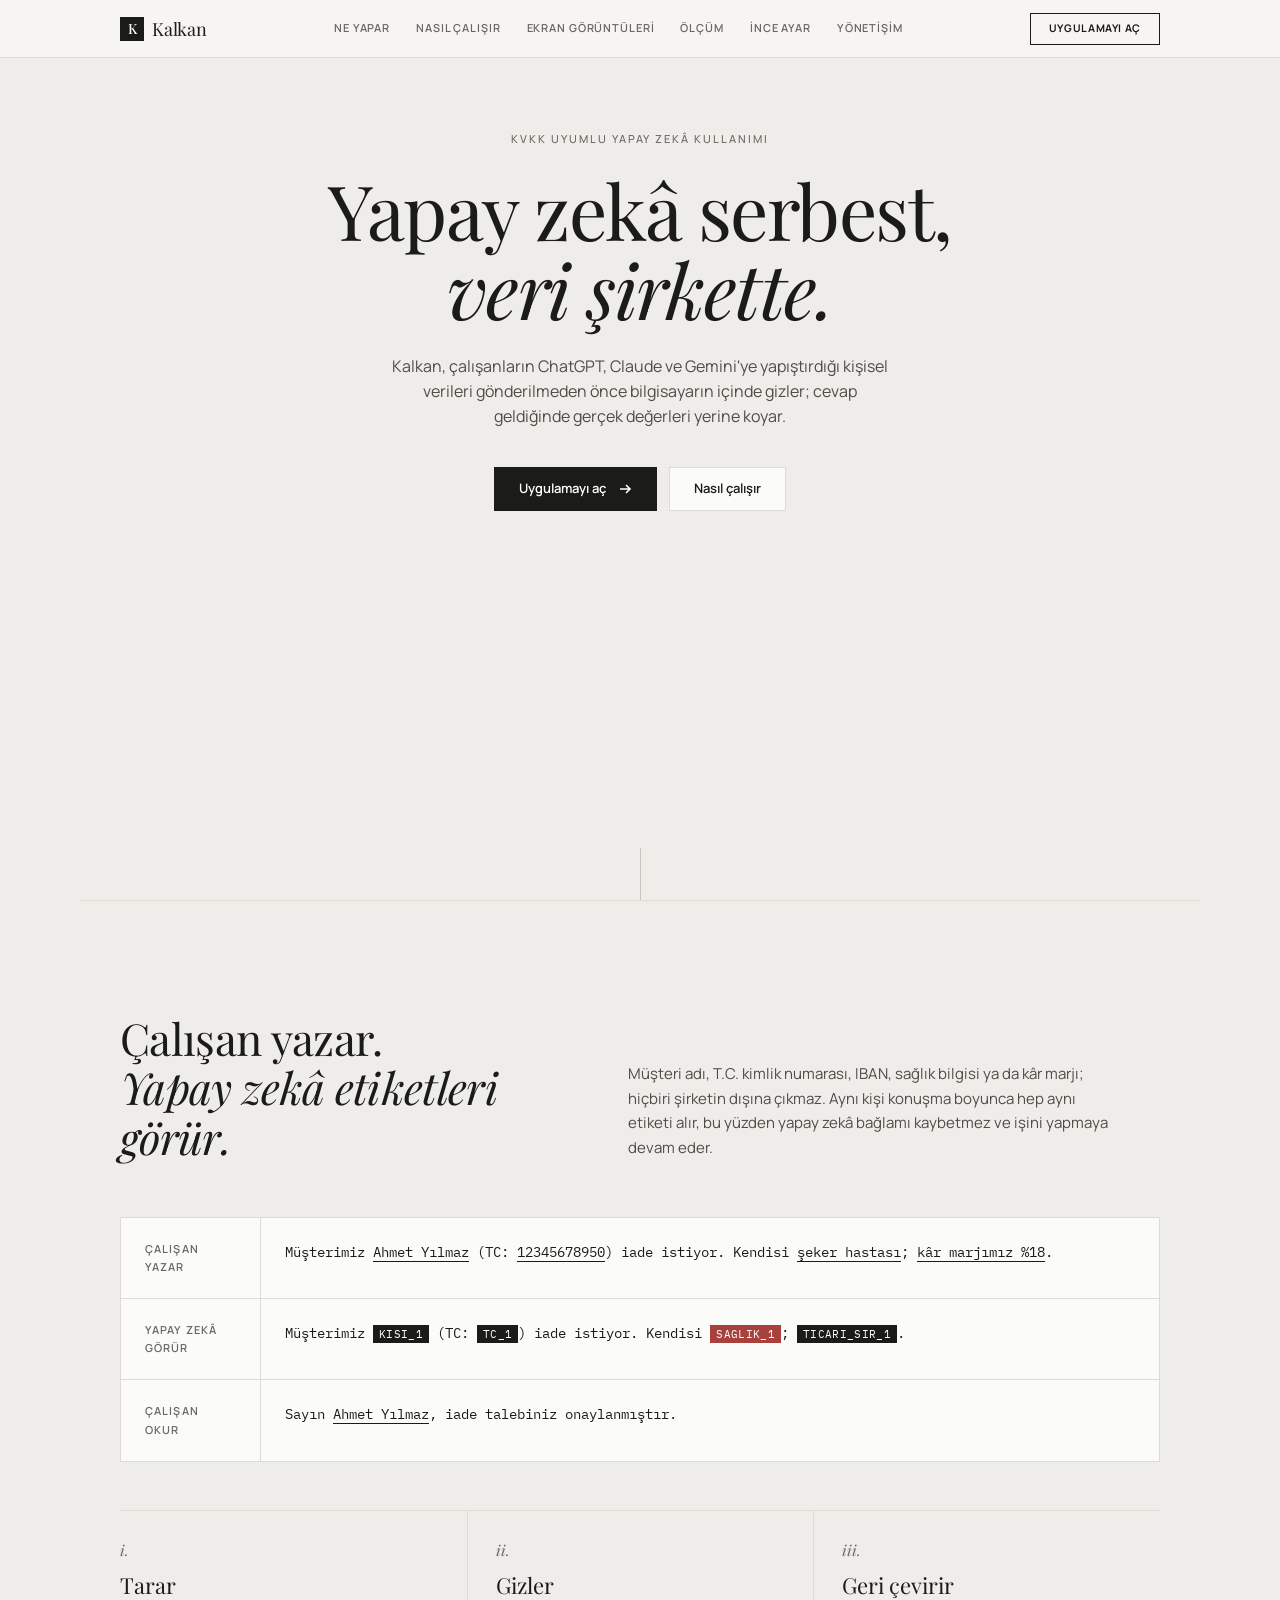
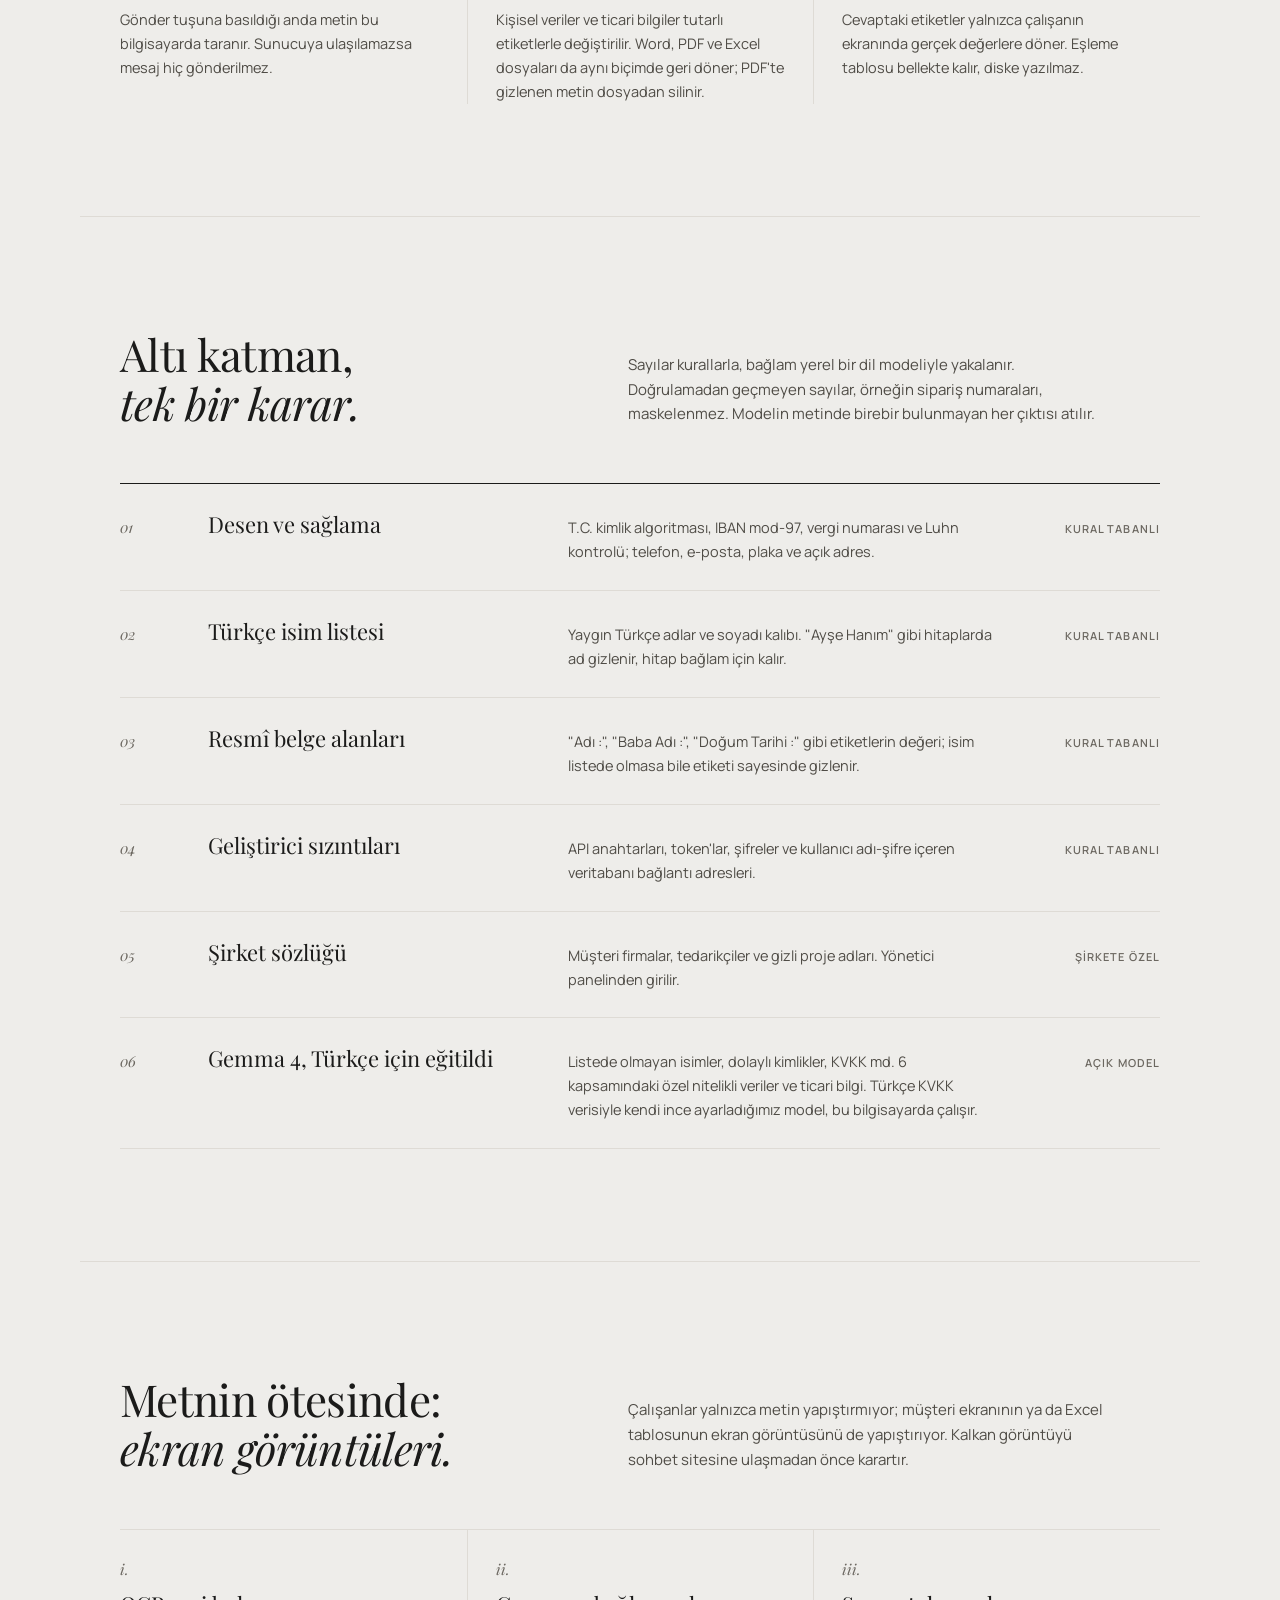
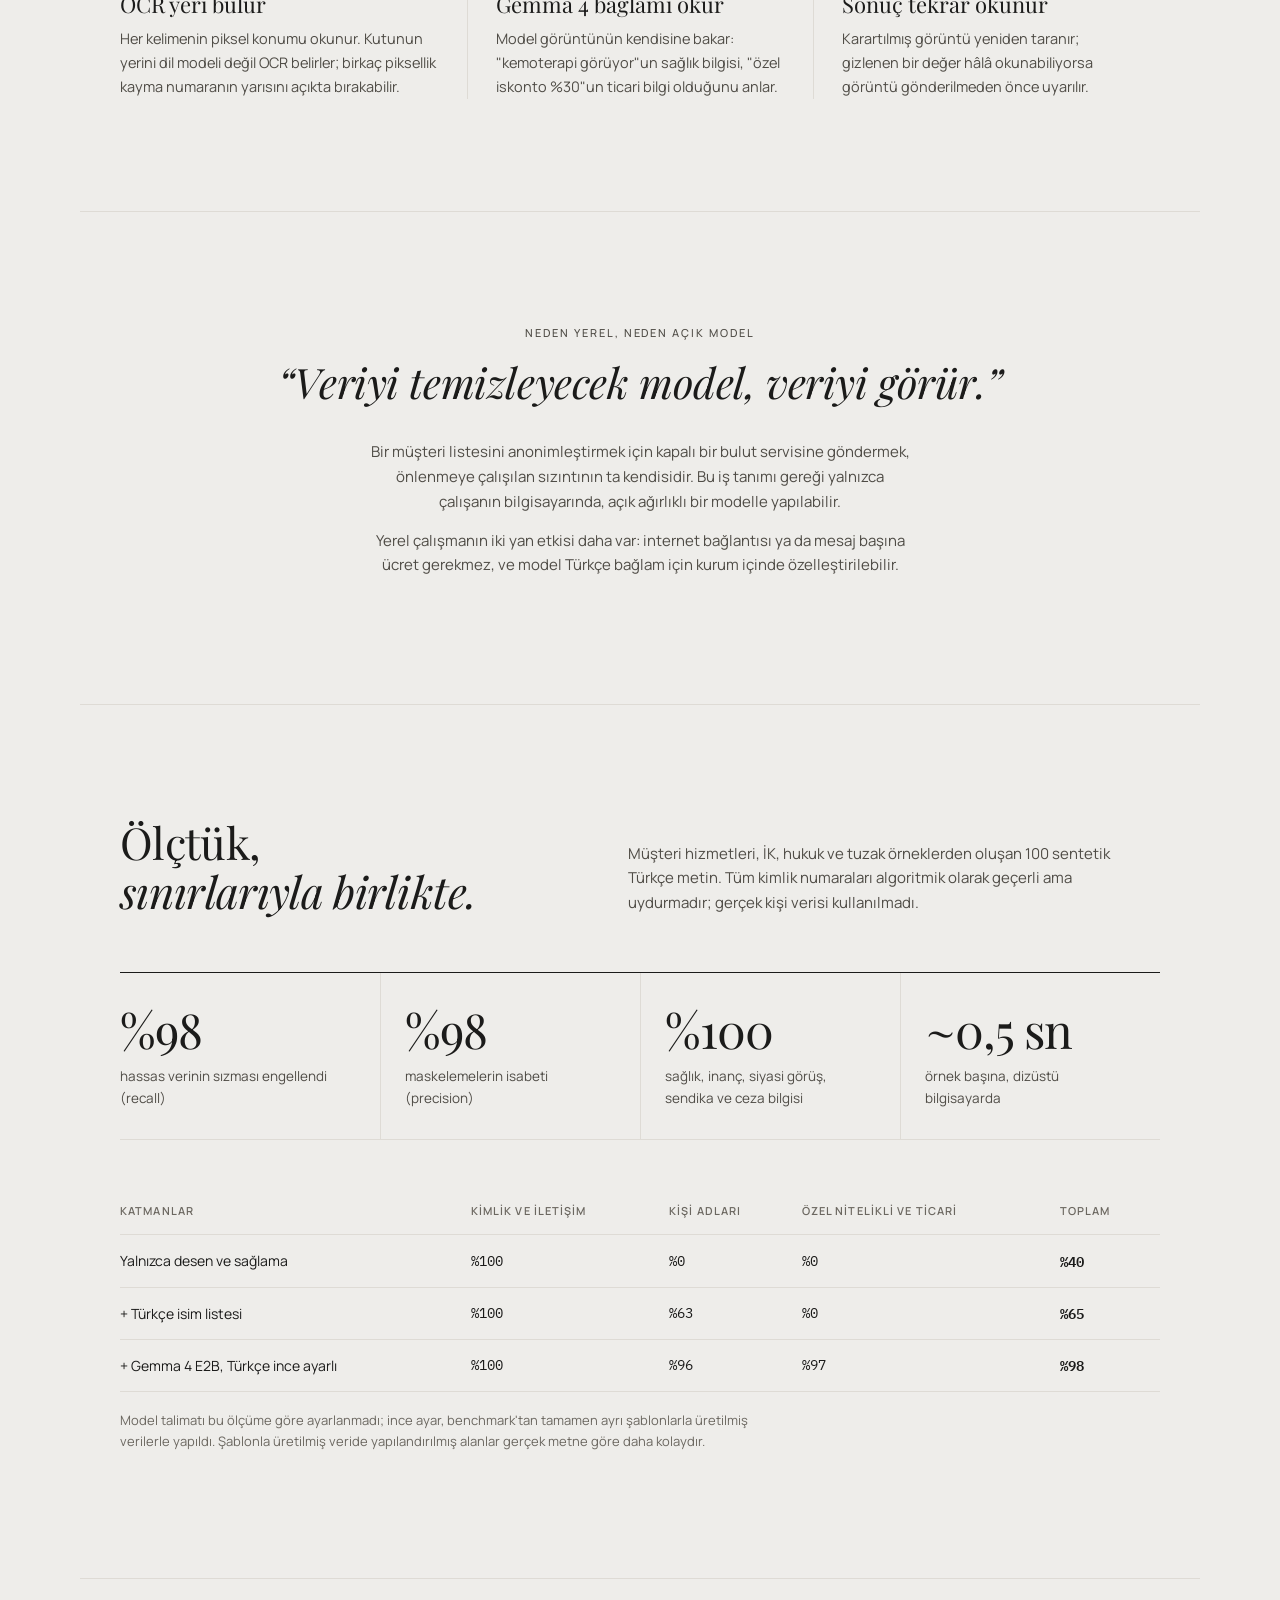
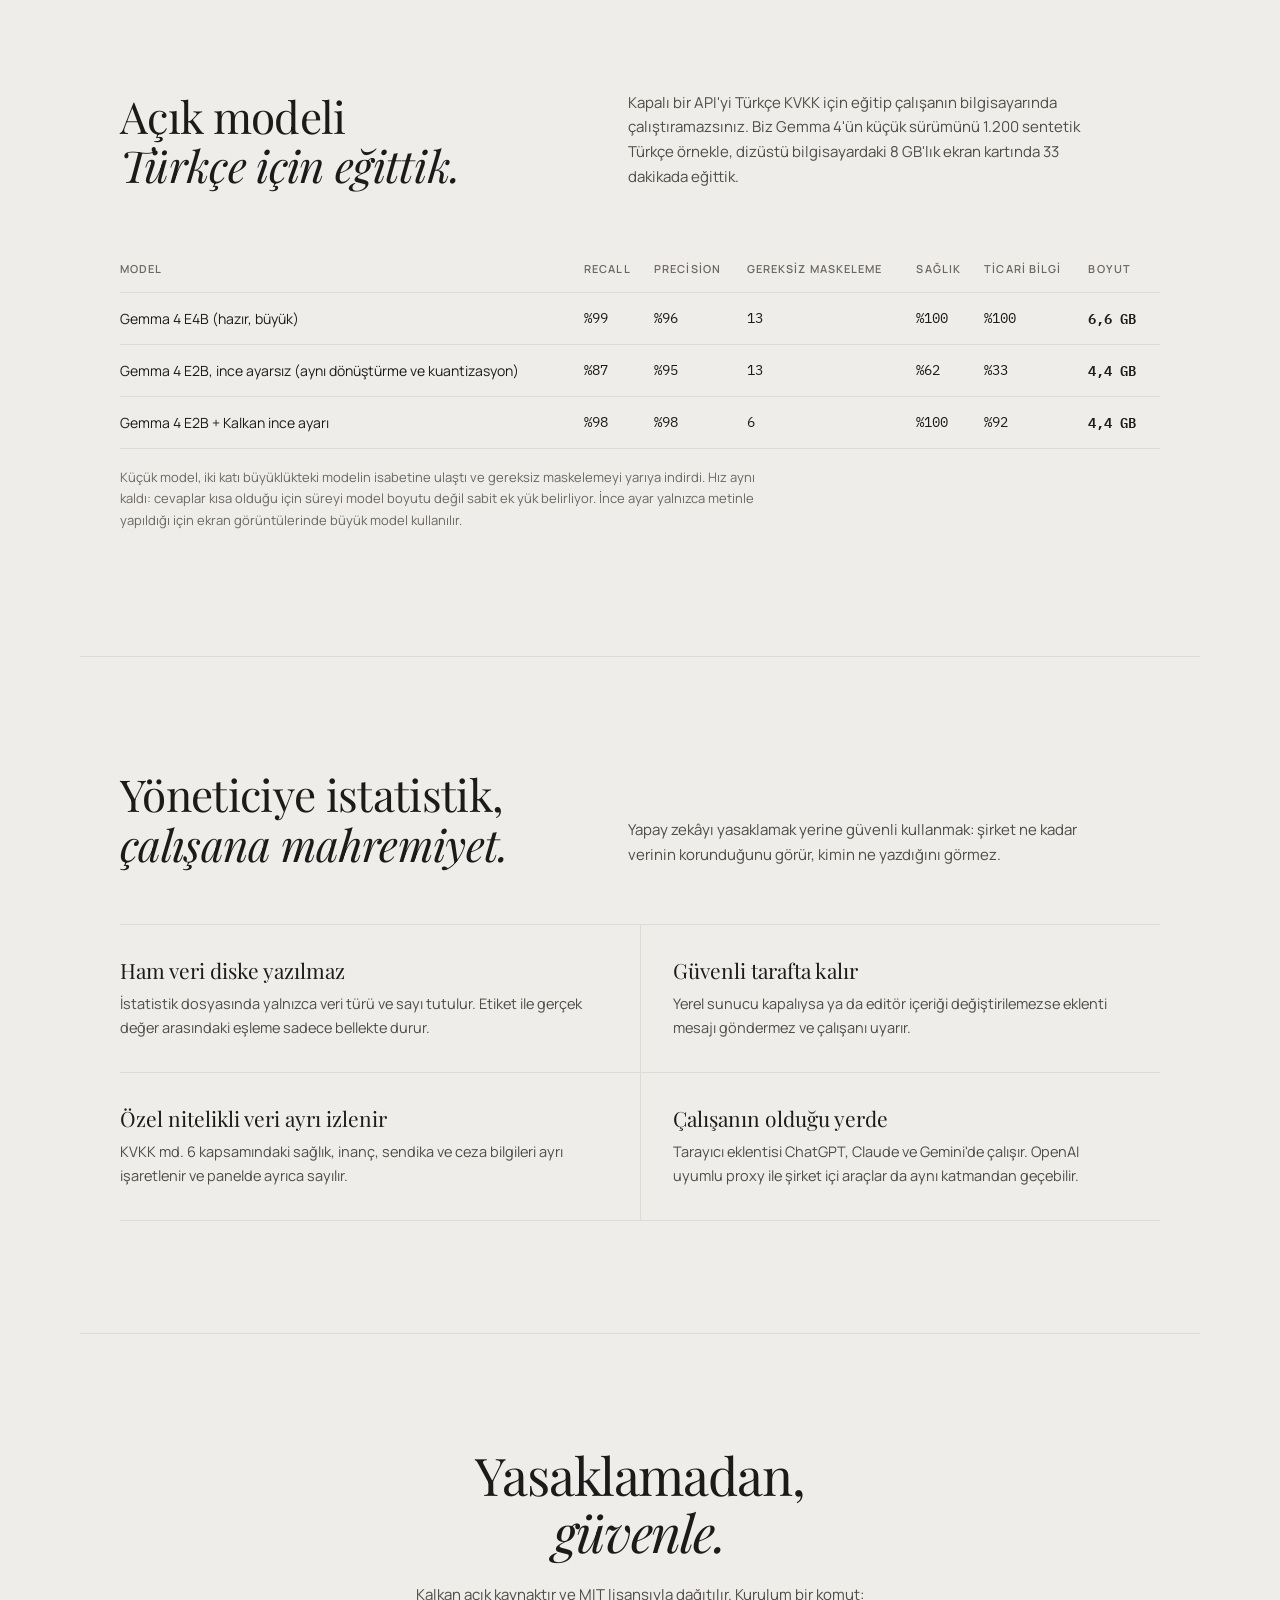
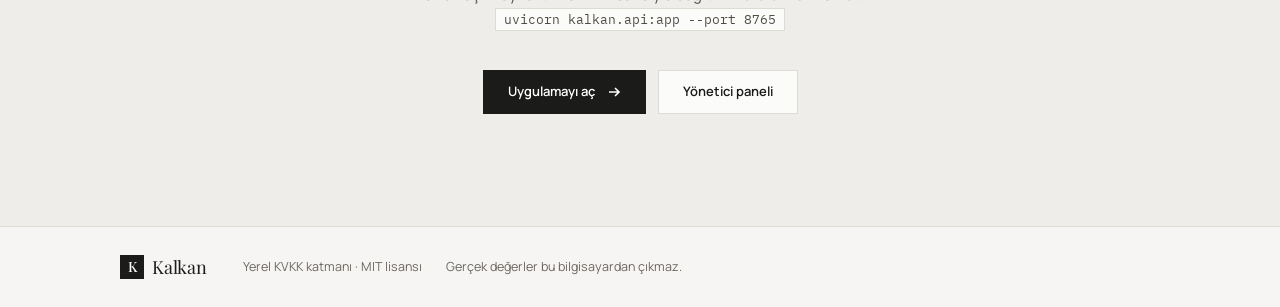
<file: demo/landing.html>
<!doctype html>
<html lang="tr">
<head>
<meta charset="utf-8">
<meta name="viewport" content="width=device-width, initial-scale=1">
<title>Kalkan · Yapay zekâ serbest, veri şirkette</title>
<meta name="description" content="Kalkan, çalışanların yapay zekâ araçlarına yapıştırdığı kişisel verileri bilgisayardan çıkmadan gizleyen yerel bir KVKK katmanıdır.">
<link rel="preconnect" href="https://fonts.googleapis.com">
<link rel="preconnect" href="https://fonts.gstatic.com" crossorigin>
<link rel="stylesheet" href="https://fonts.googleapis.com/css2?family=Manrope:wght@400;500;600;700&family=Playfair+Display:ital,wght@0,400;0,500;1,400&family=IBM+Plex+Mono:wght@400;500&display=swap">
<style>
  :root {
    --bg: #eeedea; --bar: #f6f5f3; --surface: #fbfbfa; --line: #dedbd5; --line-2: #c9c5be;
    --ink: #1b1b1a; --ink-2: #4f4c46; --muted: #6b6760;
    --red: #a8413c;
    --serif: "Playfair Display", Georgia, "Times New Roman", serif;
    --sans: Manrope, "Segoe UI", system-ui, sans-serif;
    --mono: "IBM Plex Mono", ui-monospace, Consolas, monospace;
    color-scheme: light;
  }
  * { box-sizing: border-box; }
  [hidden] { display: none !important; }
  html { scroll-behavior: smooth; }
  html, body { margin: 0; }
  body { background: var(--bg); color: var(--ink); font: 15px/1.65 var(--sans); -webkit-font-smoothing: antialiased; }
  a { color: inherit; }
  :focus-visible { outline: 2px solid var(--ink); outline-offset: 3px; }
  @media (prefers-reduced-motion: reduce) { html { scroll-behavior: auto; } * { transition: none !important; } }

  /* ---------------------------------------------------------------- üst çubuk */
  .nav { position: sticky; top: 0; z-index: 10; height: 58px; background: var(--bar); border-bottom: 1px solid var(--line); }
  .nav .in { max-width: 1120px; height: 100%; margin: 0 auto; padding: 0 40px; display: flex; align-items: center; }
  .brand { display: flex; align-items: center; gap: 8px; text-decoration: none; }
  .brand .m { width: 24px; height: 24px; background: var(--ink); color: #fff; display: grid; place-items: center; font: 500 14px/1 var(--serif); }
  .brand b { font: 400 18px/1 var(--serif); letter-spacing: -0.01em; }
  .links { display: flex; gap: 26px; margin: 0 auto; }
  .links a { font-size: 11px; font-weight: 600; letter-spacing: .08em; text-transform: uppercase; color: var(--muted); text-decoration: none; transition: color 160ms ease; }
  .links a:hover { color: var(--ink); }
  .btn-o { display: inline-flex; align-items: center; height: 32px; padding: 0 18px; border: 1px solid var(--ink); font-size: 10.5px; font-weight: 700; letter-spacing: .06em; text-transform: uppercase; text-decoration: none; transition: background 160ms ease, color 160ms ease; }
  .btn-o:hover { background: var(--ink); color: #fff; }

  /* ---------------------------------------------------------------- hero */
  .hero { min-height: calc(100vh - 58px); display: flex; flex-direction: column; align-items: center; justify-content: center; text-align: center; padding: 72px 24px 0; position: relative; }
  .eyebrow { font-size: 11px; font-weight: 500; letter-spacing: .18em; text-transform: uppercase; color: var(--muted); margin: 0 0 22px; }
  .hero h1 { font: 400 clamp(44px, 7vw, 76px)/1.04 var(--serif); letter-spacing: -0.02em; margin: 0; }
  .hero h1 em { display: block; font-style: italic; }
  .hero p.lead { max-width: 500px; margin: 26px auto 0; font-size: 16px; line-height: 1.55; color: var(--ink-2); }
  .ctas { display: flex; gap: 12px; justify-content: center; margin-top: 38px; flex-wrap: wrap; }
  .btn { display: inline-flex; align-items: center; gap: 12px; height: 44px; padding: 0 24px; font-size: 13px; font-weight: 600; text-decoration: none; border: 1px solid var(--ink); transition: background 160ms ease, border-color 160ms ease; }
  .btn.dark { background: var(--ink); color: #fff; }
  .btn.dark:hover { background: #33322f; }
  .btn.light { background: var(--surface); border-color: var(--line); color: var(--ink); }
  .btn.light:hover { border-color: var(--ink); }
  .btn svg { width: 14px; height: 14px; stroke: currentColor; fill: none; stroke-width: 1.6; }
  .scrollcue { margin-top: auto; padding-top: 96px; }
  .scrollcue i { display: block; width: 1px; height: 52px; background: var(--line-2); }

  /* ---------------------------------------------------------------- bölümler */
  section.s { max-width: 1120px; margin: 0 auto; padding: 112px 40px; border-top: 1px solid var(--line); scroll-margin-top: 58px; }
  .s-head { display: grid; grid-template-columns: 1fr 1.2fr; gap: 64px; align-items: end; margin-bottom: 56px; }
  .s-head h2 { font: 400 clamp(32px, 4vw, 44px)/1.12 var(--serif); letter-spacing: -0.015em; margin: 0; }
  .s-head h2 em { font-style: italic; }
  .s-head p { margin: 0; color: var(--ink-2); max-width: 54ch; }

  /* Belge örneği */
  .doc { background: var(--surface); border: 1px solid var(--line); }
  .doc .row { display: grid; grid-template-columns: 140px 1fr; border-top: 1px solid var(--line); }
  .doc .row:first-child { border-top: 0; }
  .doc .k { padding: 22px 24px; font-size: 11px; font-weight: 600; letter-spacing: .1em; text-transform: uppercase; color: var(--muted); border-right: 1px solid var(--line); }
  .doc .v { padding: 20px 24px; font: 14px/2 var(--mono); }
  .rd { background: var(--ink); color: #fff; font-size: 11px; padding: 2px 6px; letter-spacing: .03em; white-space: nowrap; }
  .rd.m6 { background: var(--red); }
  .tg { border-bottom: 1px solid var(--ink); }

  .steps3 { display: grid; grid-template-columns: repeat(3, 1fr); margin-top: 48px; border-top: 1px solid var(--line); }
  .steps3 div { padding: 28px 28px 0 0; }
  .steps3 div + div { padding-left: 28px; border-left: 1px solid var(--line); }
  .steps3 .n { font: italic 400 15px var(--serif); color: var(--muted); }
  .steps3 h3 { font: 400 22px/1.3 var(--serif); margin: 8px 0 8px; }
  .steps3 p { margin: 0; color: var(--ink-2); font-size: 14.5px; }

  /* Katmanlar */
  .layers { border-top: 1px solid var(--ink); }
  .layer { display: grid; grid-template-columns: 64px minmax(0, 1.1fr) minmax(0, 1.4fr) 140px; gap: 24px; align-items: baseline; padding: 26px 0; border-bottom: 1px solid var(--line); }
  .layer .n { font: italic 400 15px var(--serif); color: var(--muted); }
  .layer h3 { font: 400 22px/1.3 var(--serif); margin: 0; }
  .layer p { margin: 0; color: var(--ink-2); font-size: 14.5px; }
  .layer .t { font-size: 11px; font-weight: 600; letter-spacing: .1em; text-transform: uppercase; color: var(--muted); text-align: right; }

  /* Alıntı */
  .quote { text-align: center; max-width: 820px; margin: 0 auto; }
  .quote blockquote { font: italic 400 clamp(28px, 3.6vw, 42px)/1.25 var(--serif); margin: 0 0 32px; letter-spacing: -0.01em; }
  .quote p { color: var(--ink-2); max-width: 60ch; margin: 0 auto 14px; }

  /* Ölçüm */
  .figs { display: grid; grid-template-columns: repeat(4, 1fr); border-top: 1px solid var(--ink); border-bottom: 1px solid var(--line); }
  .figs div { padding: 32px 24px 30px 0; }
  .figs div + div { padding-left: 24px; border-left: 1px solid var(--line); }
  .figs strong { display: block; font: 400 48px/1 var(--serif); letter-spacing: -0.02em; }
  .figs span { display: block; margin-top: 12px; font-size: 13.5px; color: var(--ink-2); }
  .fine { margin-top: 18px; font-size: 13px; color: var(--muted); max-width: 80ch; }
  table.cmp { width: 100%; border-collapse: collapse; margin-top: 48px; font-size: 14px; }
  table.cmp th, table.cmp td { text-align: left; padding: 14px 16px 14px 0; border-bottom: 1px solid var(--line); }
  table.cmp th { font-size: 11px; font-weight: 600; letter-spacing: .1em; text-transform: uppercase; color: var(--muted); }
  table.cmp td.num { font-family: var(--mono); font-size: 13.5px; }
  table.cmp tr td:last-child { font-weight: 600; }

  /* Yönetişim */
  .gov { display: grid; grid-template-columns: repeat(2, 1fr); gap: 0; border-top: 1px solid var(--line); }
  .gov div { padding: 32px 32px 32px 0; border-bottom: 1px solid var(--line); }
  .gov div:nth-child(even) { padding-left: 32px; border-left: 1px solid var(--line); }
  .gov h3 { font: 400 21px/1.3 var(--serif); margin: 0 0 8px; }
  .gov p { margin: 0; color: var(--ink-2); font-size: 14.5px; }

  /* Kapanış */
  .final { text-align: center; }
  .final h2 { font: 400 clamp(34px, 4.5vw, 52px)/1.1 var(--serif); margin: 0; letter-spacing: -0.02em; }
  .final h2 em { display: block; font-style: italic; }
  .final p { color: var(--ink-2); margin: 22px auto 0; max-width: 52ch; }
  .final code { font: 13px var(--mono); background: var(--surface); border: 1px solid var(--line); padding: 2px 8px; }

  footer { border-top: 1px solid var(--line); background: var(--bar); }
  footer .in { max-width: 1120px; margin: 0 auto; padding: 28px 40px; display: flex; gap: 24px; align-items: center; flex-wrap: wrap; font-size: 12.5px; color: var(--muted); }
  footer .in .brand { margin-right: 12px; color: var(--ink); }
  footer a { color: var(--ink-2); }

  @media (max-width: 900px) {
    .nav .in, footer .in { padding: 0 20px; }
    footer .in { padding: 24px 20px; }
    .links { display: none; }
    .btn-o { margin-left: auto; }
    section.s { padding: 80px 20px; }
    .s-head { grid-template-columns: 1fr; gap: 16px; margin-bottom: 36px; }
    .doc .row { grid-template-columns: 1fr; }
    .doc .k { border-right: 0; border-bottom: 1px solid var(--line); padding: 12px 16px; }
    .doc .v { padding: 14px 16px; font-size: 13px; }
    .steps3, .figs, .gov { grid-template-columns: 1fr; }
    .steps3 div, .steps3 div + div { padding: 24px 0; border-left: 0; border-bottom: 1px solid var(--line); }
    .figs div, .figs div + div { padding: 24px 0; border-left: 0; }
    .figs div + div { border-top: 1px solid var(--line); }
    .gov div, .gov div:nth-child(even) { padding: 24px 0; border-left: 0; }
    .layer { grid-template-columns: 40px 1fr; gap: 6px 16px; }
    .layer p, .layer .t { grid-column: 2; text-align: left; }
    table.cmp { font-size: 13px; }
    .tscroll { overflow-x: auto; }
  }
</style>
</head>
<body>

<header class="nav">
  <div class="in">
    <a class="brand" href="/" aria-label="Kalkan ana sayfa"><span class="m" aria-hidden="true">K</span><b>Kalkan</b></a>
    <nav class="links" aria-label="Sayfa bölümleri">
      <a href="#ne-yapar">Ne yapar</a>
      <a href="#nasil-calisir">Nasıl çalışır</a>
      <a href="#ekran">Ekran görüntüleri</a>
      <a href="#olcum">Ölçüm</a>
      <a href="#ince-ayar">İnce ayar</a>
      <a href="#yonetisim">Yönetişim</a>
    </nav>
    <a class="btn-o" href="/uygulama">Uygulamayı aç</a>
  </div>
</header>

<main>
  <section class="hero">
    <p class="eyebrow">KVKK uyumlu yapay zekâ kullanımı</p>
    <h1>Yapay zekâ serbest,<em>veri şirkette.</em></h1>
    <p class="lead">Kalkan, çalışanların ChatGPT, Claude ve Gemini'ye yapıştırdığı kişisel verileri gönderilmeden önce bilgisayarın içinde gizler; cevap geldiğinde gerçek değerleri yerine koyar.</p>
    <div class="ctas">
      <a class="btn dark" href="/uygulama">Uygulamayı aç <svg viewBox="0 0 14 14" aria-hidden="true"><path d="M2 7h10M8 3l4 4-4 4"/></svg></a>
      <a class="btn light" href="#nasil-calisir">Nasıl çalışır</a>
    </div>
    <div class="scrollcue" aria-hidden="true"><i></i></div>
  </section>

  <section class="s" id="ne-yapar">
    <div class="s-head">
      <h2>Çalışan yazar.<br><em>Yapay zekâ etiketleri görür.</em></h2>
      <p>Müşteri adı, T.C. kimlik numarası, IBAN, sağlık bilgisi ya da kâr marjı; hiçbiri şirketin dışına çıkmaz. Aynı kişi konuşma boyunca hep aynı etiketi alır, bu yüzden yapay zekâ bağlamı kaybetmez ve işini yapmaya devam eder.</p>
    </div>
    <div class="doc" role="figure" aria-label="Örnek: çalışanın yazdığı, yapay zekânın gördüğü ve çalışanın okuduğu metin">
      <div class="row"><div class="k">Çalışan yazar</div><div class="v">Müşterimiz <span class="tg">Ahmet Yılmaz</span> (TC: <span class="tg">12345678950</span>) iade istiyor. Kendisi <span class="tg">şeker hastası</span>; <span class="tg">kâr marjımız %18</span>.</div></div>
      <div class="row"><div class="k">Yapay zekâ görür</div><div class="v">Müşterimiz <span class="rd">KISI_1</span> (TC: <span class="rd">TC_1</span>) iade istiyor. Kendisi <span class="rd m6">SAGLIK_1</span>; <span class="rd">TICARI_SIR_1</span>.</div></div>
      <div class="row"><div class="k">Çalışan okur</div><div class="v">Sayın <span class="tg">Ahmet Yılmaz</span>, iade talebiniz onaylanmıştır.</div></div>
    </div>
    <div class="steps3">
      <div><span class="n">i.</span><h3>Tarar</h3><p>Gönder tuşuna basıldığı anda metin bu bilgisayarda taranır. Sunucuya ulaşılamazsa mesaj hiç gönderilmez.</p></div>
      <div><span class="n">ii.</span><h3>Gizler</h3><p>Kişisel veriler ve ticari bilgiler tutarlı etiketlerle değiştirilir. Word, PDF ve Excel dosyaları da aynı biçimde geri döner; PDF'te gizlenen metin dosyadan silinir.</p></div>
      <div><span class="n">iii.</span><h3>Geri çevirir</h3><p>Cevaptaki etiketler yalnızca çalışanın ekranında gerçek değerlere döner. Eşleme tablosu bellekte kalır, diske yazılmaz.</p></div>
    </div>
  </section>

  <section class="s" id="nasil-calisir">
    <div class="s-head">
      <h2>Altı katman,<br><em>tek bir karar.</em></h2>
      <p>Sayılar kurallarla, bağlam yerel bir dil modeliyle yakalanır. Doğrulamadan geçmeyen sayılar, örneğin sipariş numaraları, maskelenmez. Modelin metinde birebir bulunmayan her çıktısı atılır.</p>
    </div>
    <div class="layers">
      <div class="layer"><span class="n">01</span><h3>Desen ve sağlama</h3><p>T.C. kimlik algoritması, IBAN mod-97, vergi numarası ve Luhn kontrolü; telefon, e-posta, plaka ve açık adres.</p><span class="t">Kural tabanlı</span></div>
      <div class="layer"><span class="n">02</span><h3>Türkçe isim listesi</h3><p>Yaygın Türkçe adlar ve soyadı kalıbı. "Ayşe Hanım" gibi hitaplarda ad gizlenir, hitap bağlam için kalır.</p><span class="t">Kural tabanlı</span></div>
      <div class="layer"><span class="n">03</span><h3>Resmî belge alanları</h3><p>"Adı :", "Baba Adı :", "Doğum Tarihi :" gibi etiketlerin değeri; isim listede olmasa bile etiketi sayesinde gizlenir.</p><span class="t">Kural tabanlı</span></div>
      <div class="layer"><span class="n">04</span><h3>Geliştirici sızıntıları</h3><p>API anahtarları, token'lar, şifreler ve kullanıcı adı-şifre içeren veritabanı bağlantı adresleri.</p><span class="t">Kural tabanlı</span></div>
      <div class="layer"><span class="n">05</span><h3>Şirket sözlüğü</h3><p>Müşteri firmalar, tedarikçiler ve gizli proje adları. Yönetici panelinden girilir.</p><span class="t">Şirkete özel</span></div>
      <div class="layer"><span class="n">06</span><h3>Gemma 4, Türkçe için eğitildi</h3><p>Listede olmayan isimler, dolaylı kimlikler, KVKK md. 6 kapsamındaki özel nitelikli veriler ve ticari bilgi. Türkçe KVKK verisiyle kendi ince ayarladığımız model, bu bilgisayarda çalışır.</p><span class="t">Açık model</span></div>
    </div>
  </section>

  <section class="s" id="ekran">
    <div class="s-head">
      <h2>Metnin ötesinde:<br><em>ekran görüntüleri.</em></h2>
      <p>Çalışanlar yalnızca metin yapıştırmıyor; müşteri ekranının ya da Excel tablosunun ekran görüntüsünü de yapıştırıyor. Kalkan görüntüyü sohbet sitesine ulaşmadan önce karartır.</p>
    </div>
    <div class="steps3">
      <div><span class="n">i.</span><h3>OCR yeri bulur</h3><p>Her kelimenin piksel konumu okunur. Kutunun yerini dil modeli değil OCR belirler; birkaç piksellik kayma numaranın yarısını açıkta bırakabilir.</p></div>
      <div><span class="n">ii.</span><h3>Gemma 4 bağlamı okur</h3><p>Model görüntünün kendisine bakar: "kemoterapi görüyor"un sağlık bilgisi, "özel iskonto %30"un ticari bilgi olduğunu anlar.</p></div>
      <div><span class="n">iii.</span><h3>Sonuç tekrar okunur</h3><p>Karartılmış görüntü yeniden taranır; gizlenen bir değer hâlâ okunabiliyorsa görüntü gönderilmeden önce uyarılır.</p></div>
    </div>
  </section>

  <section class="s" id="neden-yerel">
    <div class="quote">
      <p class="eyebrow">Neden yerel, neden açık model</p>
      <blockquote>“Veriyi temizleyecek model, veriyi görür.”</blockquote>
      <p>Bir müşteri listesini anonimleştirmek için kapalı bir bulut servisine göndermek, önlenmeye çalışılan sızıntının ta kendisidir. Bu iş tanımı gereği yalnızca çalışanın bilgisayarında, açık ağırlıklı bir modelle yapılabilir.</p>
      <p>Yerel çalışmanın iki yan etkisi daha var: internet bağlantısı ya da mesaj başına ücret gerekmez, ve model Türkçe bağlam için kurum içinde özelleştirilebilir.</p>
    </div>
  </section>

  <section class="s" id="olcum">
    <div class="s-head">
      <h2>Ölçtük,<br><em>sınırlarıyla birlikte.</em></h2>
      <p>Müşteri hizmetleri, İK, hukuk ve tuzak örneklerden oluşan 100 sentetik Türkçe metin. Tüm kimlik numaraları algoritmik olarak geçerli ama uydurmadır; gerçek kişi verisi kullanılmadı.</p>
    </div>
    <div class="figs">
      <div><strong>%98</strong><span>hassas verinin sızması engellendi (recall)</span></div>
      <div><strong>%98</strong><span>maskelemelerin isabeti (precision)</span></div>
      <div><strong>%100</strong><span>sağlık, inanç, siyasi görüş, sendika ve ceza bilgisi</span></div>
      <div><strong>~0,5 sn</strong><span>örnek başına, dizüstü bilgisayarda</span></div>
    </div>
    <div class="tscroll">
      <table class="cmp">
        <thead><tr><th>Katmanlar</th><th>Kimlik ve iletişim</th><th>Kişi adları</th><th>Özel nitelikli ve ticari</th><th>Toplam</th></tr></thead>
        <tbody>
          <tr><td>Yalnızca desen ve sağlama</td><td class="num">%100</td><td class="num">%0</td><td class="num">%0</td><td class="num">%40</td></tr>
          <tr><td>+ Türkçe isim listesi</td><td class="num">%100</td><td class="num">%63</td><td class="num">%0</td><td class="num">%65</td></tr>
          <tr><td>+ Gemma 4 E2B, Türkçe ince ayarlı</td><td class="num">%100</td><td class="num">%96</td><td class="num">%97</td><td class="num">%98</td></tr>
        </tbody>
      </table>
    </div>
    <p class="fine">Model talimatı bu ölçüme göre ayarlanmadı; ince ayar, benchmark'tan tamamen ayrı şablonlarla üretilmiş verilerle yapıldı. Şablonla üretilmiş veride yapılandırılmış alanlar gerçek metne göre daha kolaydır.</p>
  </section>

  <section class="s" id="ince-ayar">
    <div class="s-head">
      <h2>Açık modeli<br><em>Türkçe için eğittik.</em></h2>
      <p>Kapalı bir API'yi Türkçe KVKK için eğitip çalışanın bilgisayarında çalıştıramazsınız. Biz Gemma 4'ün küçük sürümünü 1.200 sentetik Türkçe örnekle, dizüstü bilgisayardaki 8 GB'lık ekran kartında 33 dakikada eğittik.</p>
    </div>
    <div class="tscroll">
      <table class="cmp">
        <thead><tr><th>Model</th><th>Recall</th><th>Precision</th><th>Gereksiz maskeleme</th><th>Sağlık</th><th>Ticari bilgi</th><th>Boyut</th></tr></thead>
        <tbody>
          <tr><td>Gemma 4 E4B (hazır, büyük)</td><td class="num">%99</td><td class="num">%96</td><td class="num">13</td><td class="num">%100</td><td class="num">%100</td><td class="num">6,6 GB</td></tr>
          <tr><td>Gemma 4 E2B, ince ayarsız (aynı dönüştürme ve kuantizasyon)</td><td class="num">%87</td><td class="num">%95</td><td class="num">13</td><td class="num">%62</td><td class="num">%33</td><td class="num">4,4 GB</td></tr>
          <tr><td>Gemma 4 E2B + Kalkan ince ayarı</td><td class="num">%98</td><td class="num">%98</td><td class="num">6</td><td class="num">%100</td><td class="num">%92</td><td class="num">4,4 GB</td></tr>
        </tbody>
      </table>
    </div>
    <p class="fine">Küçük model, iki katı büyüklükteki modelin isabetine ulaştı ve gereksiz maskelemeyi yarıya indirdi. Hız aynı kaldı: cevaplar kısa olduğu için süreyi model boyutu değil sabit ek yük belirliyor. İnce ayar yalnızca metinle yapıldığı için ekran görüntülerinde büyük model kullanılır.</p>
  </section>

  <section class="s" id="yonetisim">
    <div class="s-head">
      <h2>Yöneticiye istatistik,<br><em>çalışana mahremiyet.</em></h2>
      <p>Yapay zekâyı yasaklamak yerine güvenli kullanmak: şirket ne kadar verinin korunduğunu görür, kimin ne yazdığını görmez.</p>
    </div>
    <div class="gov">
      <div><h3>Ham veri diske yazılmaz</h3><p>İstatistik dosyasında yalnızca veri türü ve sayı tutulur. Etiket ile gerçek değer arasındaki eşleme sadece bellekte durur.</p></div>
      <div><h3>Güvenli tarafta kalır</h3><p>Yerel sunucu kapalıysa ya da editör içeriği değiştirilemezse eklenti mesajı göndermez ve çalışanı uyarır.</p></div>
      <div><h3>Özel nitelikli veri ayrı izlenir</h3><p>KVKK md. 6 kapsamındaki sağlık, inanç, sendika ve ceza bilgileri ayrı işaretlenir ve panelde ayrıca sayılır.</p></div>
      <div><h3>Çalışanın olduğu yerde</h3><p>Tarayıcı eklentisi ChatGPT, Claude ve Gemini'de çalışır. OpenAI uyumlu proxy ile şirket içi araçlar da aynı katmandan geçebilir.</p></div>
    </div>
  </section>

  <section class="s final">
    <h2>Yasaklamadan,<em>güvenle.</em></h2>
    <p>Kalkan açık kaynaktır ve MIT lisansıyla dağıtılır. Kurulum bir komut: <code>uvicorn kalkan.api:app --port 8765</code></p>
    <div class="ctas">
      <a class="btn dark" href="/uygulama">Uygulamayı aç <svg viewBox="0 0 14 14" aria-hidden="true"><path d="M2 7h10M8 3l4 4-4 4"/></svg></a>
      <a class="btn light" href="/panel">Yönetici paneli</a>
    </div>
  </section>
</main>

<footer>
  <div class="in">
    <a class="brand" href="/"><span class="m" aria-hidden="true">K</span><b>Kalkan</b></a>
    <span>Yerel KVKK katmanı · MIT lisansı</span>
    <span>Gerçek değerler bu bilgisayardan çıkmaz.</span>
  </div>
</footer>
</body>
</html>
</file>
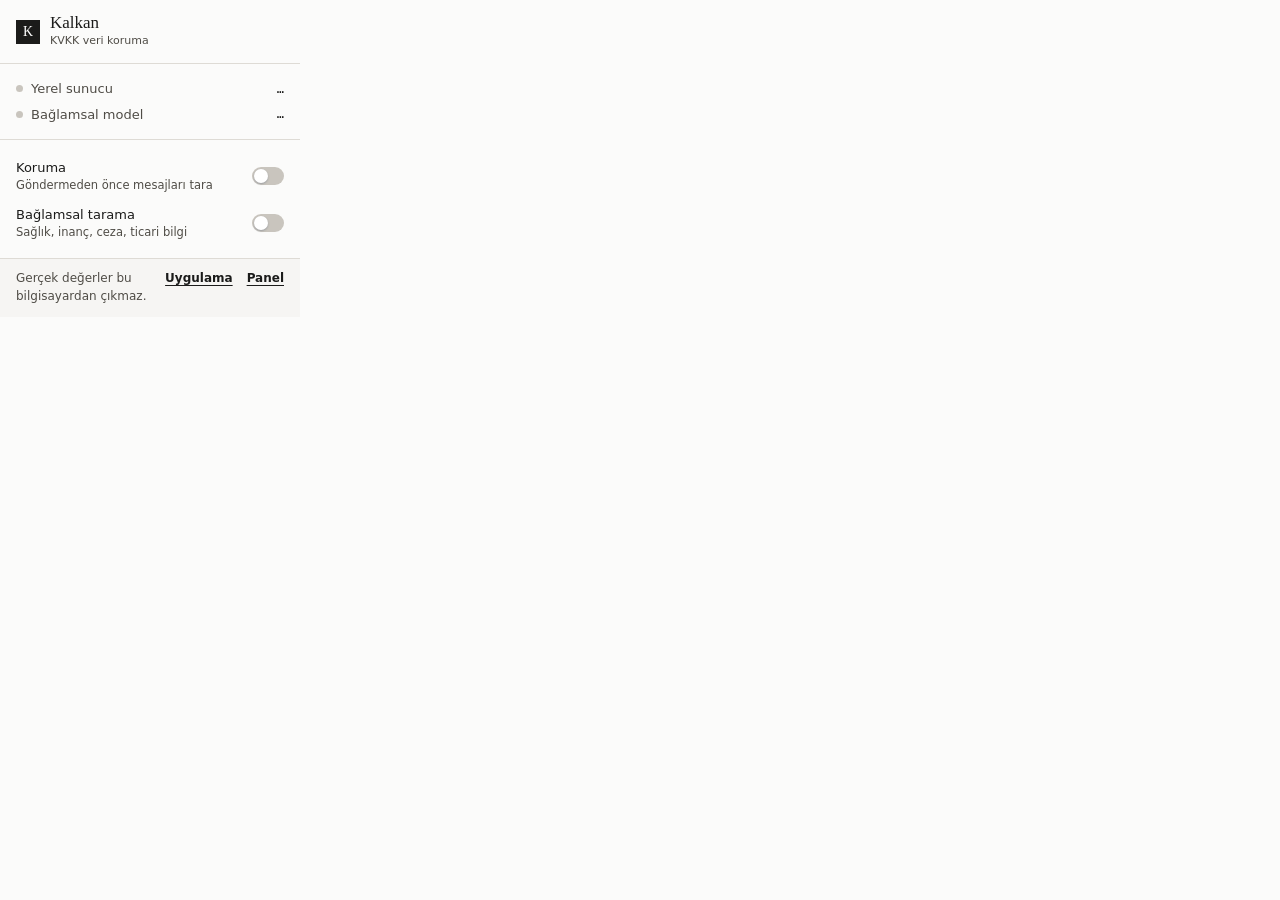
<file: extension/popup.html>
<!doctype html>
<html lang="tr">
<head>
<meta charset="utf-8">
<style>
  :root { --navy: #1b1b1a; --teal: #1b1b1a; --text: #1b1b1a; --text-2: #4f4c46; --border: #dedbd5; --border-2: #c9c5be; --bg: #f6f5f3; --success: #3f7a52; --danger: #a8413c; }
  * { box-sizing: border-box; }
  body { width: 300px; margin: 0; font: 13px/1.5 Manrope, "Segoe UI", system-ui, sans-serif; color: var(--text); background: #fbfbfa; }
  header { display: flex; align-items: center; gap: 10px; padding: 14px 16px; border-bottom: 1px solid var(--border); }
  .mark { width: 24px; height: 24px; background: var(--navy); color: #fff; display: grid; place-items: center; font: 500 14px/1 "Playfair Display", Georgia, serif; }
  header b { display: block; font: 400 17px/1.1 "Playfair Display", Georgia, serif; color: var(--navy); }
  header small { display: block; font-size: 11px; color: var(--text-2); }
  section { padding: 12px 16px; border-bottom: 1px solid var(--border); }
  .row { display: flex; align-items: center; gap: 8px; padding: 3px 0; color: var(--text-2); }
  .row span:last-child { margin-left: auto; font: 12px ui-monospace, Consolas, monospace; color: var(--text); }
  .dot { width: 7px; height: 7px; border-radius: 50%; background: var(--border-2); }
  .dot.ok { background: var(--success); }
  .dot.off { background: var(--danger); }
  label { display: flex; align-items: center; gap: 10px; padding: 6px 0; cursor: pointer; }
  label span small { display: block; color: var(--text-2); font-size: 11.5px; line-height: 1.35; }
  input[type=checkbox] { appearance: none; margin: 0 0 0 auto; order: 2; width: 32px; height: 18px; border-radius: 9px; background: var(--border-2); position: relative; cursor: pointer; flex: none; transition: background 160ms ease; }
  input[type=checkbox]::after { content: ""; position: absolute; top: 2px; left: 2px; width: 14px; height: 14px; border-radius: 50%; background: #fff; box-shadow: 0 1px 2px rgba(23, 43, 77, .25); transition: transform 160ms ease; }
  input[type=checkbox]:checked { background: var(--teal); }
  input[type=checkbox]:checked::after { transform: translateX(14px); }
  input:focus-visible, a:focus-visible { outline: 2px solid var(--teal); outline-offset: 2px; }
  .warn { margin: 8px 0 0; padding: 8px 10px; border-radius: 6px; background: #fbeceb; color: #8f3230; font-size: 12px; }
  .warn[hidden] { display: none; }
  footer { display: flex; gap: 14px; padding: 10px 16px 12px; font-size: 12px; background: var(--bg); }
  footer p { margin: 0; color: var(--text-2); flex: 1; }
  a { color: var(--teal); text-decoration: underline; text-underline-offset: 3px; font-weight: 600; }
  a:hover { text-decoration: underline; }
</style>
</head>
<body>
  <header>
    <span class="mark" aria-hidden="true">K</span>
    <span><b>Kalkan</b><small>KVKK veri koruma</small></span>
  </header>
  <section>
    <div class="row"><i class="dot" id="dServer"></i><span>Yerel sunucu</span><span id="server">…</span></div>
    <div class="row"><i class="dot" id="dModel"></i><span>Bağlamsal model</span><span id="model">…</span></div>
    <p class="warn" id="warn" hidden>Sunucu kapalıyken mesajlar güvenlik gereği gönderilmez.</p>
  </section>
  <section>
    <label><input type="checkbox" id="enabled"><span>Koruma<small>Göndermeden önce mesajları tara</small></span></label>
    <label><input type="checkbox" id="useLlm"><span>Bağlamsal tarama<small>Sağlık, inanç, ceza, ticari bilgi</small></span></label>
  </section>
  <footer>
    <p>Gerçek değerler bu bilgisayardan çıkmaz.</p>
    <a href="http://127.0.0.1:8765/uygulama" target="_blank">Uygulama</a>
    <a href="http://127.0.0.1:8765/panel" target="_blank">Panel</a>
  </footer>
  <script src="popup.js"></script>
</body>
</html>
</file>
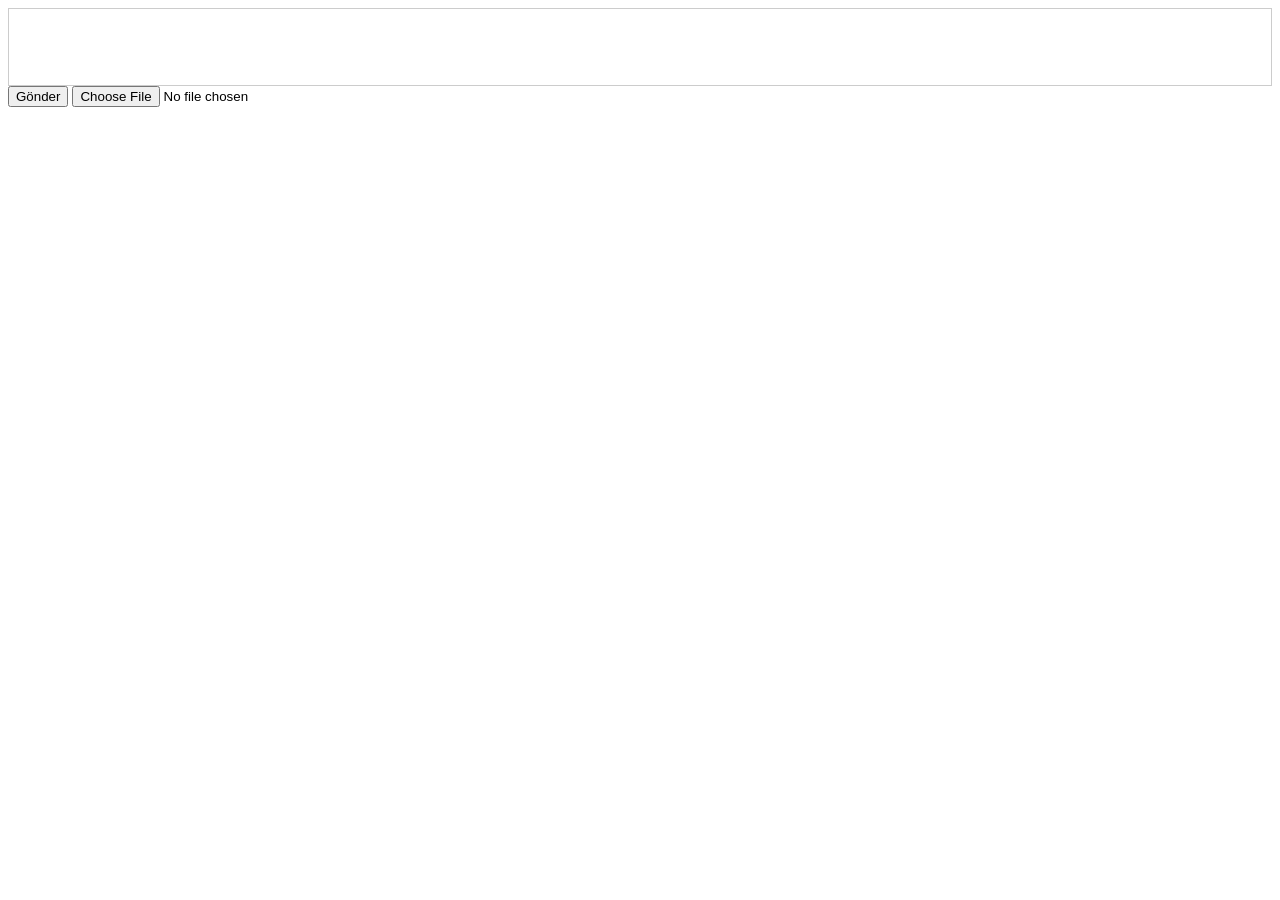
<file: tests/extension/mock_chatgpt.html>
<!doctype html>
<html lang="tr">
<head><meta charset="utf-8"><title>Sahte ChatGPT</title>
<style>#prompt-textarea { min-height: 60px; border: 1px solid #ccc; padding: 8px; }</style></head>
<body>
<!-- ChatGPT'nin DOM yapısını taklit eder: ProseMirror editör + send-button. Sadece test içindir. -->
<main id="thread"></main>
<form id="composer">
  <div id="prompt-textarea" class="ProseMirror" contenteditable="true"><p></p></div>
  <button type="button" data-testid="send-button" aria-label="Send prompt">Gönder</button>
  <input type="file" id="upload" accept="image/*">
</form>
<script>
  window.__sent = [];
  window.__files = [];  // siteye ulaşan dosyalar (ad, boyut, içerik)
  const ed = document.getElementById("prompt-textarea");
  const thread = document.getElementById("thread");

  async function receive(files, via) {
    for (const f of files) {
      const dataUrl = await new Promise((res) => { const r = new FileReader(); r.onload = () => res(r.result); r.readAsDataURL(f); });
      window.__files.push({ name: f.name, size: f.size, via, dataUrl });
    }
  }

  // ProseMirror gibi: yapıştırmayı kendisi işler, her satırı ayrı <p> yapar. Dosya yapıştırılırsa ek olarak alır.
  ed.addEventListener("paste", (e) => {
    e.preventDefault();
    if (e.clipboardData.files.length) { receive(e.clipboardData.files, "paste"); return; }
    const text = e.clipboardData.getData("text/plain");
    ed.innerHTML = text.split("\n").map((l) => `<p>${l.replace(/&/g, "&amp;").replace(/</g, "&lt;")}</p>`).join("");
  });
  document.getElementById("upload").addEventListener("change", (e) => receive(e.target.files, "input"));

  function editorText() {
    return [...ed.children].map((p) => p.textContent).join("\n");
  }

  function submit() {
    const text = editorText();
    if (!text.trim()) return;
    window.__sent.push(text);
    ed.innerHTML = "<p></p>";
    const user = document.createElement("div");
    user.className = "user-msg";
    user.textContent = text;
    thread.appendChild(user);
    // Asistan cevabı parça parça "akar" (streaming); etiketler parçalara bölünebilir.
    const reply = document.createElement("div");
    reply.className = "assistant-msg";
    const p = document.createElement("p");
    reply.appendChild(p);
    thread.appendChild(reply);
    const tags = text.match(/\[[A-Z][A-Z_]*_\d+\]/g) || [];
    const full = `Merhaba ${tags[0] || "müşterimiz"}, talebiniz alındı. ${tags.slice(1).join(" ")}`;
    let i = 0;
    const timer = setInterval(() => {
      i = Math.min(full.length, i + 7);
      p.textContent = full.slice(0, i);
      if (i >= full.length) { clearInterval(timer); reply.dataset.done = "1"; }
    }, 30);
  }

  document.querySelector('[data-testid="send-button"]').addEventListener("click", submit);
  ed.addEventListener("keydown", (e) => {
    if (e.key === "Enter" && !e.shiftKey) { e.preventDefault(); submit(); }
  });
</script>
</body>
</html>
</file>
